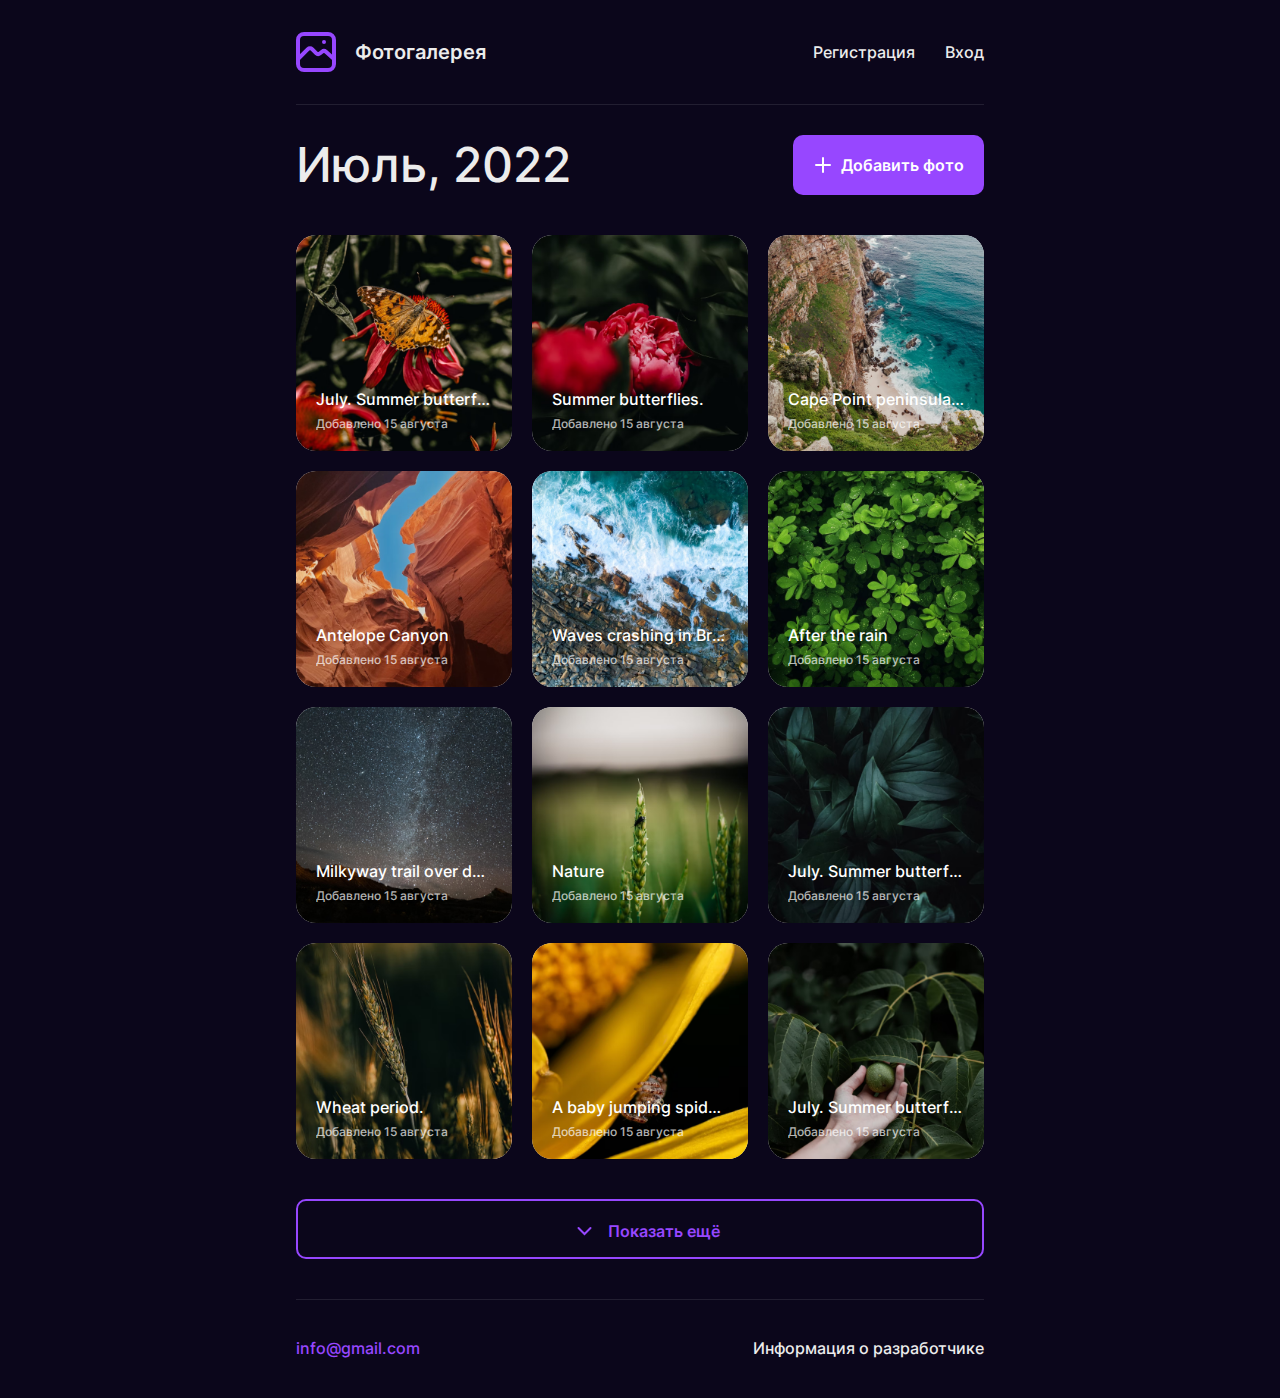
<file: index.html>
<!DOCTYPE html>
<html lang="ru">

<head>
    <meta charset="UTF-8">
    <meta http-equiv="X-UA-Compatible" content="IE=edge">
    <meta name="viewport" content="width=device-width, initial-scale=1.0">
    <title>PhotoGallery</title>
    <link rel="stylesheet" href="../css/reset.css">
    <link rel="stylesheet" href="../css/font.css">
    <link rel="stylesheet" href="../css/main.css">
</head>

<body>
    <header>
        <div class="header">
            <div class="wrapper">
                <div class="header__container">
                    <div class="header__left">
                        <p class="header__logo"></p>
                        <p class="header__photogallery">
                            Фотогалерея
                        </p>
                    </div>
                    <div class="header__right">
                        <button class="header__registration">
                            Регистрация
                        </button>
                        <button class="header__login">
                            Вход
                        </button>
                    </div>
                </div>
            </div>
        </div>
    
        <div class="wrapper">
            <div class="hline"></div>
        </div>
    </header>


    <main>
        <div class="add-panel">
            <div class="wrapper">
                <div class="add-panel__container">
                    <p class="add-panel__date">
                        Июль, 2022
                    </p>
                    <button class="add-panel__button">
                        <div class="add-panel__button-container">
                            <div class="add-panel__button-plus"></div>
                            <p class="add-panel__button-text">
                                Добавить фото
                            </p>
                        </div>
                    </button>
                </div>
            </div>
        </div>
    
    
        <div class="content">
            <div class="wrapper">
                <div class="content__container">
    
                    <button class="content__element">
                        <img class="content__image" src="../img/example_images/image 1.png" alt="Фото не найдено" />
                        <p class="content__image-name">
                            July. Summer butterflies.
                        </p>
                        <div class="content__image-date">
                            <div class="content__image-clock-icon"></div>
                            <p>
                                <span class="added-word">Добавлено</span> 15 августа
                            </p>
                        </div>
                    </button>
    
                    <button class="content__element">
                        <img class="content__image" src="../img/example_images/image 2.png" alt="Фото не найдено" />
                        <p class="content__image-name">
                            Summer butterflies.
                        </p>
                        <div class="content__image-date">
                            <div class="content__image-clock-icon"></div>
                            <p>
                                <span class="added-word">Добавлено</span> 15 августа
                            </p>
                        </div>
                    </button>
    
                    <button class="content__element">
                        <img class="content__image" src="../img/example_images/image 3.png" alt="Фото не найдено" />
                        <p class="content__image-name">
                            Cape Point peninsula South Africa
                        </p>
                        <div class="content__image-date">
                            <div class="content__image-clock-icon"></div>
                            <p>
                                <span class="added-word">Добавлено</span> 15 августа
                            </p>
                        </div>
                    </button>
    
                    <button class="content__element">
                        <img class="content__image" src="../img/example_images/image 4.png" alt="Фото не найдено" />
                        <p class="content__image-name">
                            Antelope Canyon
                        </p>
                        <div class="content__image-date">
                            <div class="content__image-clock-icon"></div>
                            <p>
                                <span class="added-word">Добавлено</span> 15 августа
                            </p>
                        </div>
                    </button>
    
                    <button class="content__element">
                        <img class="content__image" src="../img/example_images/image 5.png" alt="Фото не найдено" />
                        <p class="content__image-name">
                            Waves crashing in Brittany, France
                        </p>
                        <div class="content__image-date">
                            <div class="content__image-clock-icon"></div>
                            <p>
                                <span class="added-word">Добавлено</span> 15 августа
                            </p>
                        </div>
                    </button>
    
                    <button class="content__element">
                        <img class="content__image" src="../img/example_images/image 6.png" alt="Фото не найдено" />
                        <p class="content__image-name">
                            After the rain
                        </p>
                        <div class="content__image-date">
                            <div class="content__image-clock-icon"></div>
                            <p>
                                <span class="added-word">Добавлено</span> 15 августа
                            </p>
                        </div>
                    </button>
    
                    <button class="content__element">
                        <img class="content__image" src="../img/example_images/image 7.png" alt="Фото не найдено" />
                        <p class="content__image-name">
                            Milkyway trail over death valley
                        </p>
                        <div class="content__image-date">
                            <div class="content__image-clock-icon"></div>
                            <p>
                                <span class="added-word">Добавлено</span> 15 августа
                            </p>
                        </div>
                    </button>
    
                    <button class="content__element">
                        <img class="content__image" src="../img/example_images/image 8.png" alt="Фото не найдено" />
                        <p class="content__image-name">
                            Nature
                        </p>
                        <div class="content__image-date">
                            <div class="content__image-clock-icon"></div>
                            <p>
                                <span class="added-word">Добавлено</span> 15 августа
                            </p>
                        </div>
                    </button>
    
                    <button class="content__element">
                        <img class="content__image" src="../img/example_images/image 9.png" alt="Фото не найдено" />
                        <p class="content__image-name">
                            July. Summer butterflies.
                        </p>
                        <div class="content__image-date">
                            <div class="content__image-clock-icon"></div>
                            <p>
                                <span class="added-word">Добавлено</span> 15 августа
                            </p>
                        </div>
                    </button>
    
                    <button class="content__element">
                        <img class="content__image" src="../img/example_images/image 10.png" alt="Фото не найдено" />
                        <p class="content__image-name">
                            Wheat period.
                        </p>
                        <div class="content__image-date">
                            <div class="content__image-clock-icon"></div>
                            <p>
                                <span class="added-word">Добавлено</span> 15 августа
                            </p>
                        </div>
                    </button>
    
                    <button class="content__element">
                        <img class="content__image" src="../img/example_images/image 11.png" alt="Фото не найдено" />
                        <p class="content__image-name">
                            A baby jumping spider on yellow petals
                        </p>
                        <div class="content__image-date">
                            <div class="content__image-clock-icon"></div>
                            <p>
                                <span class="added-word">Добавлено</span> 15 августа
                            </p>
                        </div>
                    </button>
    
                    <button class="content__element">
                        <img class="content__image" src="../img/example_images/image 12.png" alt="Фото не найдено" />
                        <p class="content__image-name">
                            July. Summer butterflies.
                        </p>
                        <div class="content__image-date">
                            <div class="content__image-clock-icon"></div>
                            <p>
                                <span class="added-word">Добавлено</span> 15 августа
                            </p>
                        </div>
                    </button>
    
                </div>
            </div>
        </div>
    
    
        <div class="show-more">
            <div class="wrapper">
                <button class="show-more__button">
                    <div class="show-more__arrow"></div>
                    <p class="show-more__text">
                        Показать ещё
                    </p>
                </button>
            </div>
        </div>
    </main>

    <footer>
        <div class="footer-hline-container">
            <div class="wrapper">
                <div class="hline"></div>
            </div>
        </div>
    
        <div class="footer">
            <div class="wrapper">
                <div class="footer__container">
                    <a class="footer__link" href="#!">info@gmail.com</a>
                    <p class="footer__info" href="#!">Информация о разработчике</p>
                </div>
            </div>
        </div>
    </footer>
</body>
</html>
</file>
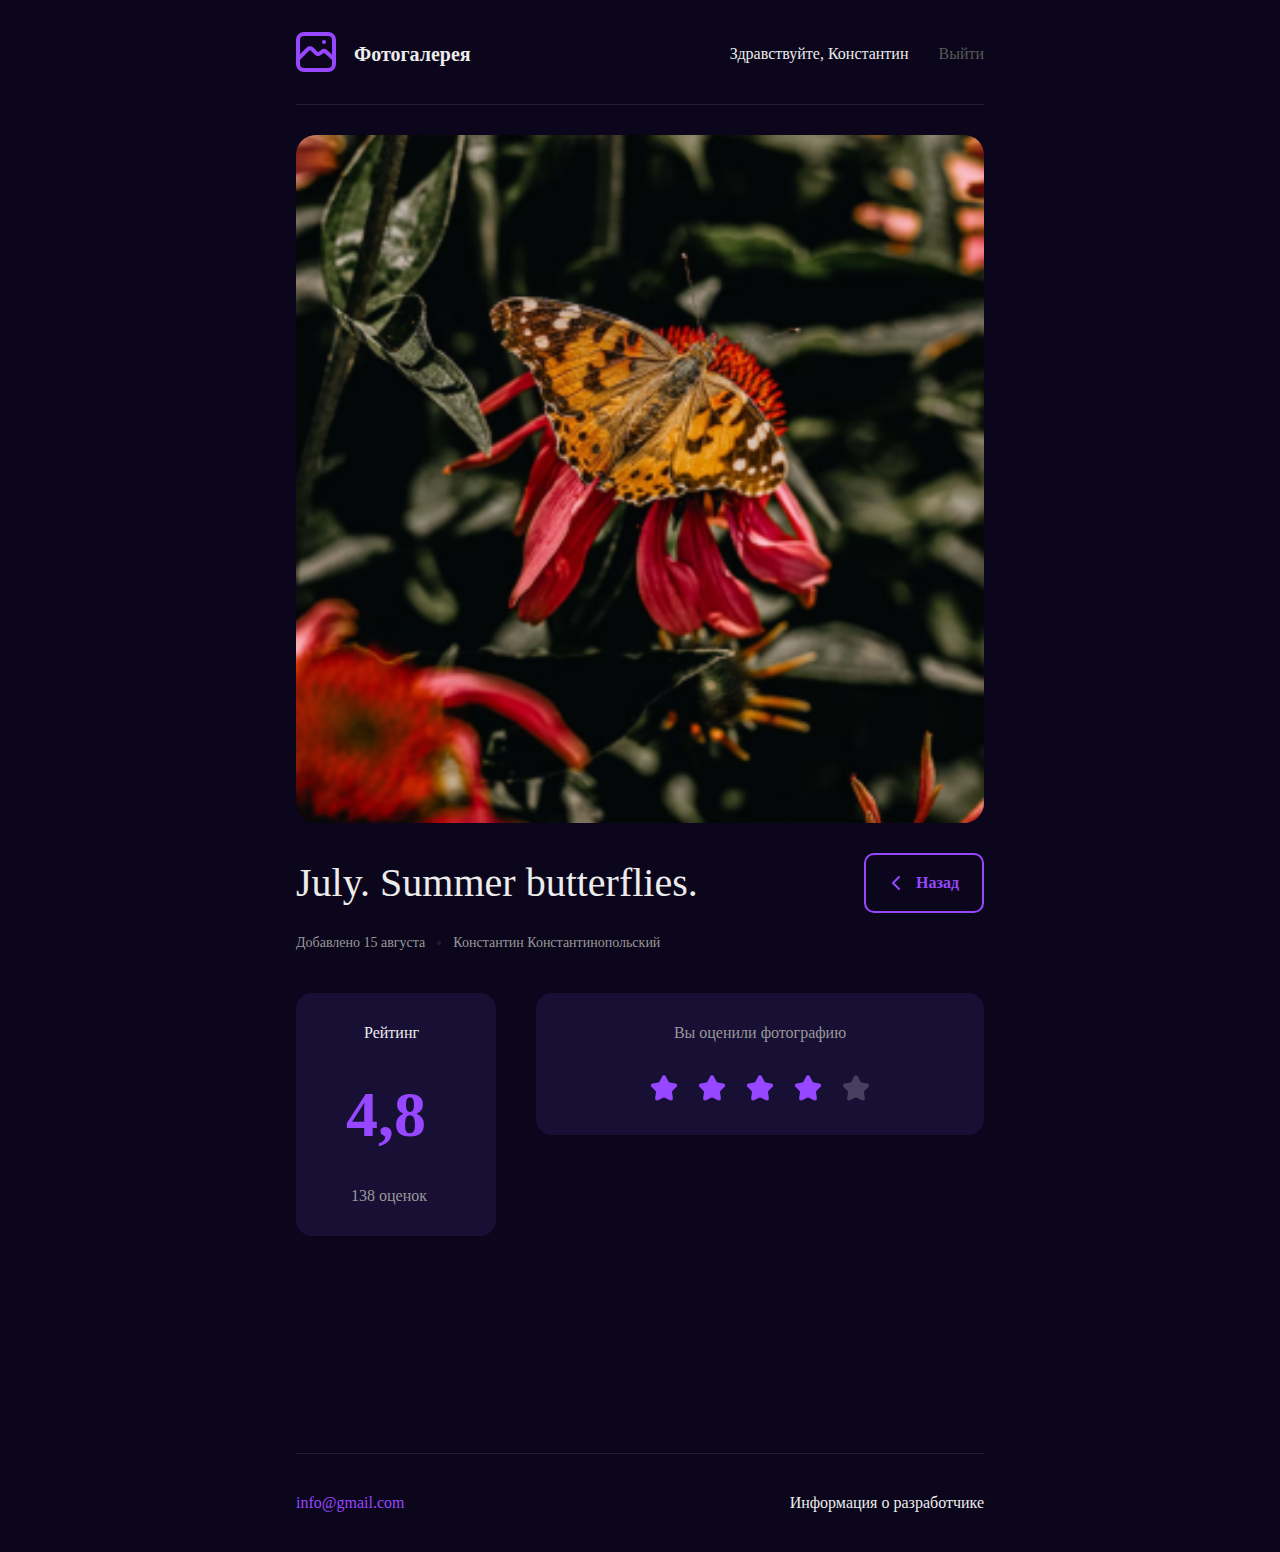
<file: html/card.html>
<!DOCTYPE html>
<html lang="ru">

<head>
    <meta charset="UTF-8">
    <meta http-equiv="X-UA-Compatible" content="IE=edge">
    <meta name="viewport" content="width=device-width, initial-scale=1.0">
    <title>Photogallery</title>
    <link rel="stylesheet" href="../css/card.css">
</head>

<body>
    <header>
        <div class="header">
            <div class="wrapper">
                <div class="header__container">
                    <div class="header__left">
                        <div class="header__logo">
                            <svg width="40" height="40" viewBox="0 0 40 40" fill="none" xmlns="http://www.w3.org/2000/svg">
                                <rect x="2" y="2" width="36" height="36" rx="6" stroke="#9747FF" stroke-width="4" />
                                <path
                                    d="M2 27L11.8787 17.1213C13.0503 15.9497 14.9497 15.9497 16.1213 17.1213L20.0628 21.0628C21.1599 22.1599 22.9127 22.2394 24.1047 21.2461L26.0039 19.6634C27.1496 18.7086 28.8228 18.7405 29.9313 19.7382L38 27"
                                    stroke="#9747FF" stroke-width="4" />
                                <circle cx="28" cy="10" r="2" fill="#9747FF" />
                            </svg>
                        </div>
                        <p class="header__photogallery">
                            Фотогалерея
                        </p>
                    </div>
                    <div class="header__right">
                        <p class="header__username">
                            <span class="hello-word">Здравствуйте, </span>Константин
                        </p>
                        <button class="header__logout">
                            Выйти
                        </button>
                    </div>
                </div>
            </div>
        </div>
        <div class="wrapper">
            <div class="header__hline"></div>
        </div>
    </header>


    <main>
        <div class="main">
            <div class="wrapper">
                <div class="main__container">
                    <div class="main__image-block">
                        <img class="main__image" src="../img/example_images/image 1.png" alt="No image" />
                    </div>
                    <div class="main__info-container">
                        <div class="main__header-panel">
                            <p class="main__header">
                                July. Summer butterflies.
                            </p>
                            <button class="main__back-button">
                                <div class="main__back-button-arrow">
                                    <svg width="20" height="20" viewBox="0 0 20 20" fill="none">
                                        <path d="M13 4L7 10L13 16" stroke="#9747FF" stroke-width="2"
                                            stroke-linecap="round" />
                                    </svg>
                                </div>
                                <p class="main__back-button-text">
                                    Назад
                                </p>
                            </button>
                        </div>
                        <div class="main__info-panel">
                            <p class="main__date">
                                Добавлено 15 августа
                            </p>
                            <svg class="main__dot" width="4" height="4" viewBox="0 0 4 4" fill="none">
                                <circle cx="2" cy="2" r="2" fill="white" fill-opacity="0.1" />
                            </svg>
                            <p class="main__autor">
                                Константин Константинопольский
                            </p>
                        </div>
                        <div class="main__rating-panel">
                            <div class="main__rating-avg">
                                <p class="main__rating-avg__header">
                                    Рейтинг
                                </p>
                                <p class="main__rating-avg__rating">
                                    4,8
                                </p>
                                <p class="main__rating-avg__number-of-submits">
                                    138 оценок
                                </p>
                            </div>
                            
                            <div class="main__submit-panel-unactive">
                                <p class="main__submit-panel-unactive__header">
                                    Оцените фотографию
                                </p>
                                <div class="main__submit-panel-unactive__star-container">
                                    <button class="main__submit-panel-unactive__star star-unactive">
    
                                    </button>
                                    <button class="main__submit-panel-unactive__star star-unactive">
                                        
                                    </button>
                                    <button class="main__submit-panel-unactive__star star-unactive">
                                        
                                    </button>
                                    <button class="main__submit-panel-unactive__star star-unactive">
                                        
                                    </button>
                                    <button class="main__submit-panel-unactive__star star-unactive">
                                        
                                    </button>
                                </div>
                                <button class="main__submit-panel-unactive__button">
                                    <p class="main__submit-panel-unactive__button__text">
                                        Оценить
                                    </p>
                                </button>
                            </div>
    
                            <div class="main__submit-panel-active">
                                <p class="main__submit-panel-active__header">
                                    Оцените фотографию
                                </p>
                                <div class="main__submit-panel-active__star-container">
                                    <button class="main__submit-panel-active__star star-active">
    
                                    </button>
                                    <button class="main__submit-panel-active__star star-active">
                                        
                                    </button>
                                    <button class="main__submit-panel-active__star star-active">
                                        
                                    </button>
                                    <button class="main__submit-panel-active__star star-active">
                                        
                                    </button>
                                    <button class="main__submit-panel-active__star star-unactive">
                                        
                                    </button>
                                </div>
                                <button class="main__submit-panel-active__button">
                                    <p class="main__submit-panel-active__button__text">
                                        Оценить
                                    </p>
                                </button>
                            </div>
    
                            <div class="main__submit-panel-load">
                                <p class="main__submit-panel-load__header">
                                    Оцените фотографию
                                </p>
                                <div class="main__submit-panel-load__star-container">
                                    <button class="main__submit-panel-load__star star-active">
    
                                    </button>
                                    <button class="main__submit-panel-load__star star-active">
                                        
                                    </button>
                                    <button class="main__submit-panel-load__star star-active">
                                        
                                    </button>
                                    <button class="main__submit-panel-load__star star-active">
                                        
                                    </button>
                                    <button class="main__submit-panel-load__star star-unactive">
                                        
                                    </button>
                                </div>
                                <button class="main__submit-panel-load__button">
                                    <div class="main__submit-panel-load__button__load-icon"></div>
                                    <p class="main__submit-panel-load__button__text">
                                        Оценить
                                    </p>
                                </button>
                            </div>
    
                            <div class="main__submit-panel-done">
                                <p class="main__submit-panel-done__header">
                                    Вы оценили фотографию
                                </p>
                                <div class="main__submit-panel-done__star-container">
                                    <button class="main__submit-panel-done__star star-active">
    
                                    </button>
                                    <button class="main__submit-panel-done__star star-active">
                                        
                                    </button>
                                    <button class="main__submit-panel-done__star star-active">
                                        
                                    </button>
                                    <button class="main__submit-panel-done__star star-active">
                                        
                                    </button>
                                    <button class="main__submit-panel-done__star star-unactive">
                                        
                                    </button>
                                </div>
                            </div>
                        </div>
                    </div>
                </div>
            </div>
        </div>
    </main>

    <footer>
        <div class="wrapper">
            <div class="footer__hline"></div>
        </div>
    
        <div class="footer">
            <div class="wrapper">
                <div class="footer__container">
                    <a href="#!" class="footer__link">
                        info@gmail.com
                    </a>
                    <p class="footer__info">
                        Информация о разработчике 
                    </p>
                </div>
            </div>
        </div>
    </footer>
</body>

</html>
</file>
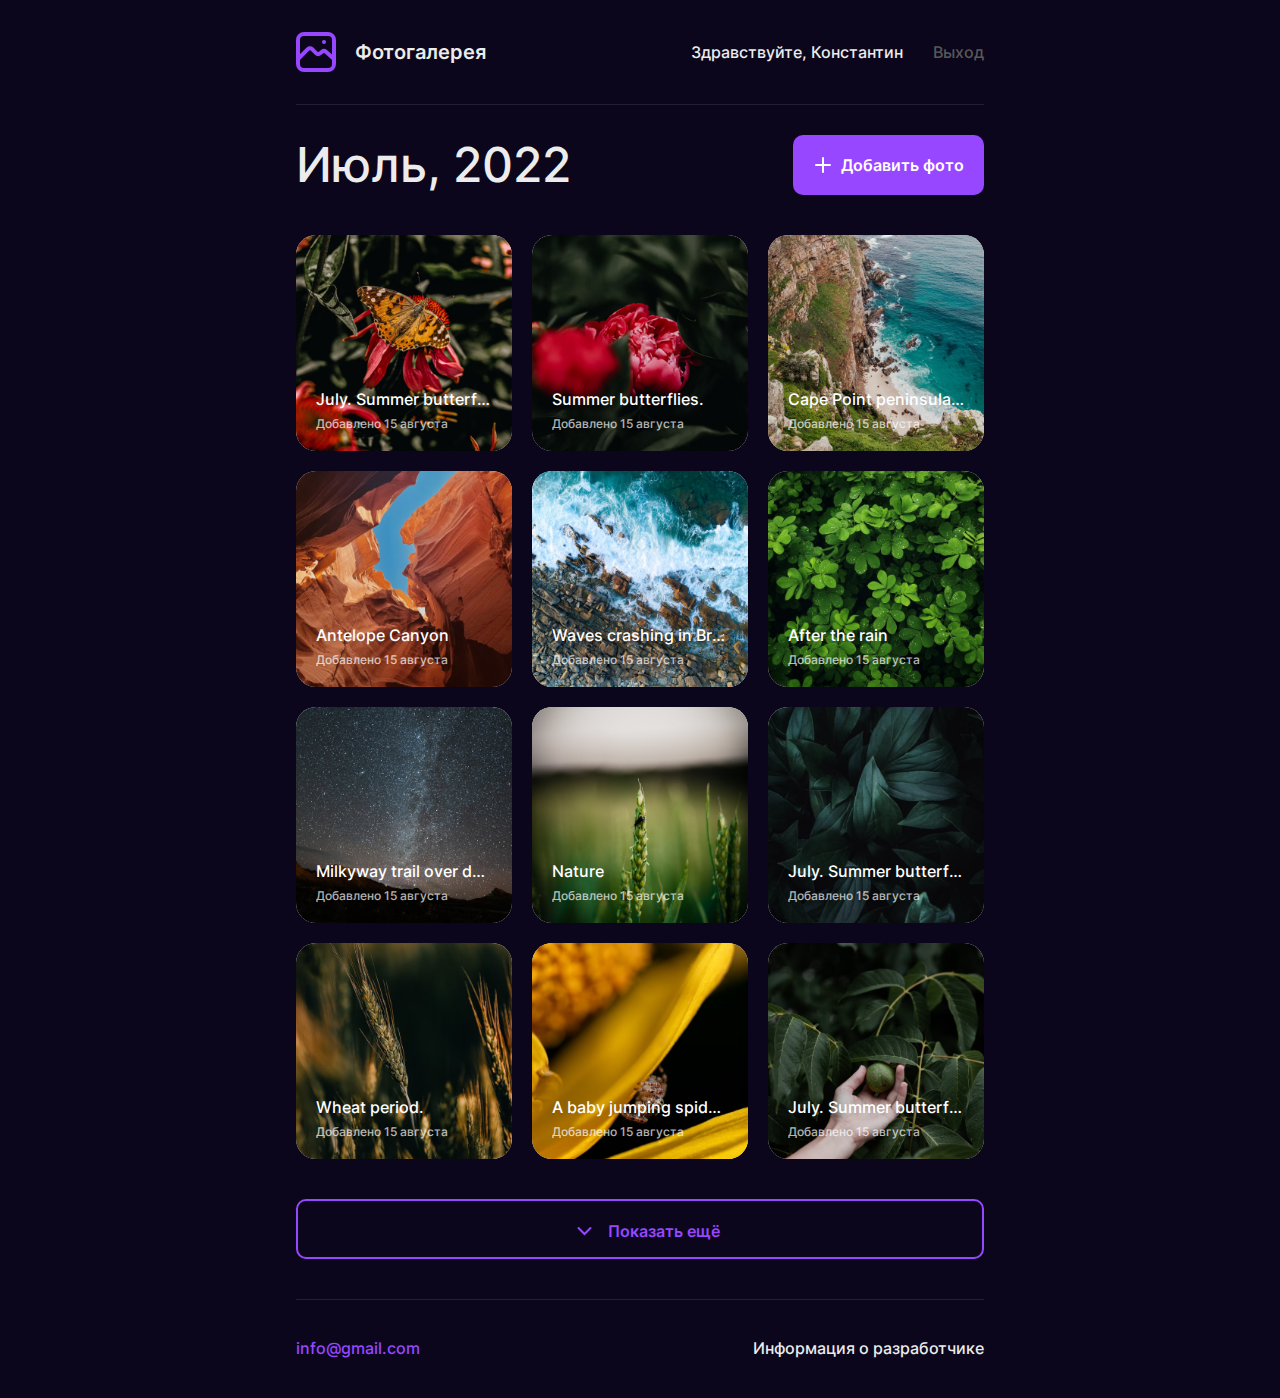
<file: html/main_login.html>
<!DOCTYPE html>
<html lang="ru">

<head>
    <meta charset="UTF-8">
    <meta http-equiv="X-UA-Compatible" content="IE=edge">
    <meta name="viewport" content="width=device-width, initial-scale=1.0">
    <title>PhotoGallery</title>
    <link rel="stylesheet" href="../css/reset.css">
    <link rel="stylesheet" href="../css/font.css">
    <link rel="stylesheet" href="../css/main.css">
</head>

<body>
    <header>
        <div class="header">
            <div class="wrapper">
                <div class="header__container">
                    <div class="header__left">
                        <p class="header__logo"></p>
                        <p class="header__photogallery">
                            Фотогалерея
                        </p>
                    </div>
                    <div class="header__right">
                        <p class="header__username">
                            <span class="hello-word">Здравствуйте, </span>Константин
                        </p>
                        <button class="header__logout">
                            Выход
                        </button>
                    </div>
                </div>
            </div>
        </div>
    
        <div class="wrapper">
            <div class="hline"></div>
        </div>
    </header>


    <main>
        <div class="add-panel">
            <div class="wrapper">
                <div class="add-panel__container">
                    <p class="add-panel__date">
                        Июль, 2022
                    </p>
                    <button class="add-panel__button">
                        <div class="add-panel__button-container">
                            <div class="add-panel__button-plus"></div>
                            <p class="add-panel__button-text">
                                Добавить фото
                            </p>
                        </div>
                    </button>
                </div>
            </div>
        </div>
    
    
        <div class="content">
            <div class="wrapper">
                <div class="content__container">
    
                    <button class="content__element">
                        <img class="content__image" src="../img/example_images/image 1.png" alt="Фото не найдено" />
                        <p class="content__image-name">
                            July. Summer butterflies.
                        </p>
                        <p class="content__image-date">
                            Добавлено 15 августа
                        </p>
                    </button>
    
                    <button class="content__element">
                        <img class="content__image" src="../img/example_images/image 2.png" alt="Фото не найдено" />
                        <p class="content__image-name">
                            Summer butterflies.
                        </p>
                        <p class="content__image-date">
                            Добавлено 15 августа
                        </p>
                    </button>
    
                    <button class="content__element">
                        <img class="content__image" src="../img/example_images/image 3.png" alt="Фото не найдено" />
                        <p class="content__image-name">
                            Cape Point peninsula South Africa
                        </p>
                        <p class="content__image-date">
                            Добавлено 15 августа
                        </p>
                    </button>
    
                    <button class="content__element">
                        <img class="content__image" src="../img/example_images/image 4.png" alt="Фото не найдено" />
                        <p class="content__image-name">
                            Antelope Canyon
                        </p>
                        <p class="content__image-date">
                            Добавлено 15 августа
                        </p>
                    </button>
    
                    <button class="content__element">
                        <img class="content__image" src="../img/example_images/image 5.png" alt="Фото не найдено" />
                        <p class="content__image-name">
                            Waves crashing in Brittany, France
                        </p>
                        <p class="content__image-date">
                            Добавлено 15 августа
                        </p>
                    </button>
    
                    <button class="content__element">
                        <img class="content__image" src="../img/example_images/image 6.png" alt="Фото не найдено" />
                        <p class="content__image-name">
                            After the rain
                        </p>
                        <p class="content__image-date">
                            Добавлено 15 августа
                        </p>
                    </button>
    
                    <button class="content__element">
                        <img class="content__image" src="../img/example_images/image 7.png" alt="Фото не найдено" />
                        <p class="content__image-name">
                            Milkyway trail over death valley
                        </p>
                        <p class="content__image-date">
                            Добавлено 15 августа
                        </p>
                    </button>
    
                    <button class="content__element">
                        <img class="content__image" src="../img/example_images/image 8.png" alt="Фото не найдено" />
                        <p class="content__image-name">
                            Nature
                        </p>
                        <p class="content__image-date">
                            Добавлено 15 августа
                        </p>
                    </button>
    
                    <button class="content__element">
                        <img class="content__image" src="../img/example_images/image 9.png" alt="Фото не найдено" />
                        <p class="content__image-name">
                            July. Summer butterflies.
                        </p>
                        <p class="content__image-date">
                            Добавлено 15 августа
                        </p>
                    </button>
    
                    <button class="content__element">
                        <img class="content__image" src="../img/example_images/image 10.png" alt="Фото не найдено" />
                        <p class="content__image-name">
                            Wheat period.
                        </p>
                        <p class="content__image-date">
                            Добавлено 15 августа
                        </p>
                    </button>
    
                    <button class="content__element">
                        <img class="content__image" src="../img/example_images/image 11.png" alt="Фото не найдено" />
                        <p class="content__image-name">
                            A baby jumping spider on yellow petals
                        </p>
                        <p class="content__image-date">
                            Добавлено 15 августа
                        </p>
                    </button>
    
                    <button class="content__element">
                        <img class="content__image" src="../img/example_images/image 12.png" alt="Фото не найдено" />
                        <p class="content__image-name">
                            July. Summer butterflies.
                        </p>
                        <p class="content__image-date">
                            Добавлено 15 августа
                        </p>
                    </button>
    
                </div>
            </div>
        </div>
    
    
        <div class="show-more">
            <div class="wrapper">
                <button class="show-more__button">
                    <div class="show-more__arrow"></div>
                    <p class="show-more__text">
                        Показать ещё
                    </p>
                </button>
            </div>
        </div>
    </main>

    <footer>
        <div class="footer-hline-container">
            <div class="wrapper">
                <div class="hline"></div>
            </div>
        </div>
    
        <div class="footer">
            <div class="wrapper">
                <div class="footer__container">
                    <a class="footer__link" href="#!">info@gmail.com</a>
                    <p class="footer__info" href="#!">Информация о разработчике</p>
                </div>
            </div>
        </div>
    </footer>
</body>
</html>
</file>
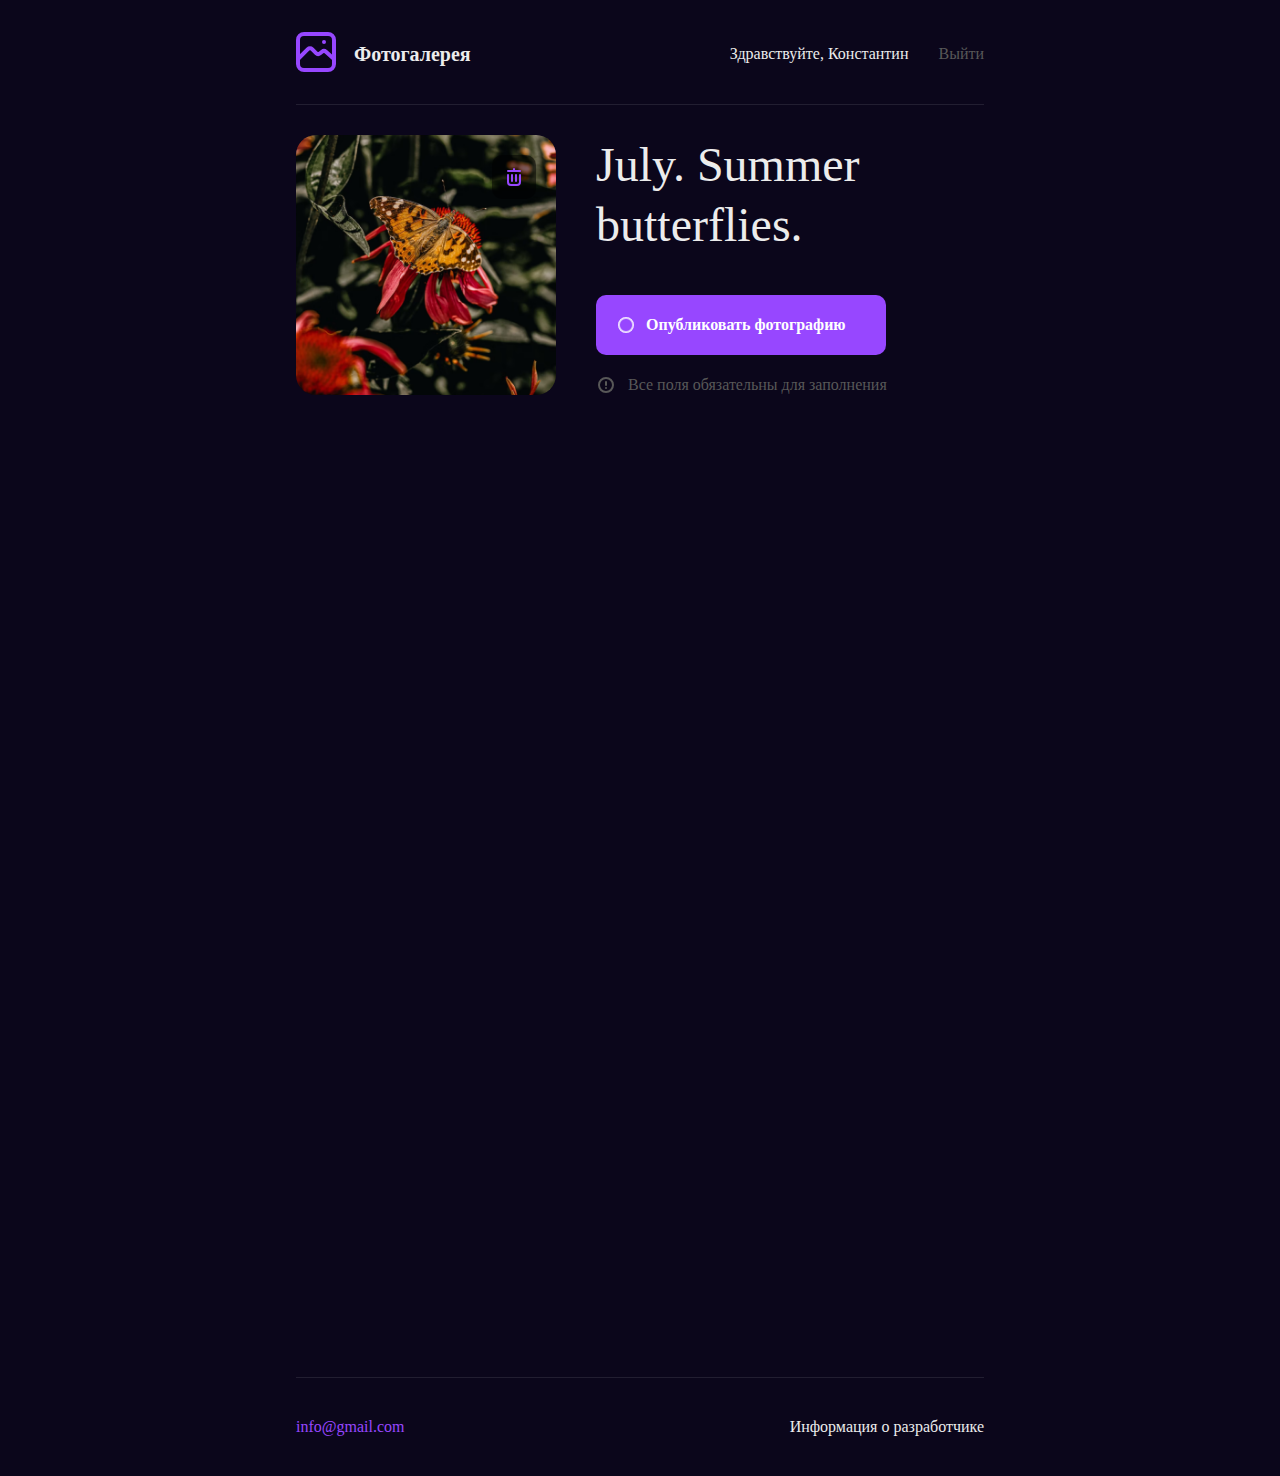
<file: html/new_card.html>
<!DOCTYPE html>
<html lang="en">

<head>
    <meta charset="UTF-8">
    <meta http-equiv="X-UA-Compatible" content="IE=edge">
    <meta name="viewport" content="width=device-width, initial-scale=1.0">
    <title>Photogallery</title>
    <link rel="stylesheet" href="../css/new_card.css">
</head>

<body>
    <header>
        <div class="header">
            <div class="wrapper">
                <div class="header__container">
                    <div class="header__left">
                        <div class="header__logo">
                            <svg width="40" height="40" viewBox="0 0 40 40" fill="none" xmlns="http://www.w3.org/2000/svg">
                                <rect x="2" y="2" width="36" height="36" rx="6" stroke="#9747FF" stroke-width="4" />
                                <path
                                    d="M2 27L11.8787 17.1213C13.0503 15.9497 14.9497 15.9497 16.1213 17.1213L20.0628 21.0628C21.1599 22.1599 22.9127 22.2394 24.1047 21.2461L26.0039 19.6634C27.1496 18.7086 28.8228 18.7405 29.9313 19.7382L38 27"
                                    stroke="#9747FF" stroke-width="4" />
                                <circle cx="28" cy="10" r="2" fill="#9747FF" />
                            </svg>
                        </div>
                        <p class="header__photogallery">
                            Фотогалерея
                        </p>
                    </div>
                    <div class="header__right">
                        <p class="header__username">
                            <span class="hello-word">Здравствуйте, </span>Константин
                        </p>
                        <button class="header__logout">
                            Выйти
                        </button>
                    </div>
                </div>
            </div>
        </div>
        <div class="wrapper">
            <div class="header__hline"></div>
        </div>
    </header>



    <main>
        <div class="wrapper">
            <div class="main-unactive__container">
                <button class="main-unactive__photo">
                    <div class="main-unactive__photo__plus"></div>
                    <p class="main-unactive__photo__header">
                        Загрузите фотографию
                    </p>
                    <p class="main-unactive__photo__info">
                        (допустимый формат - jpg, максимальный размер - 3 Мб)
                    </p>
                </button>

                <div class="main-unactive__info-container">
                    <p class="main-unactive__info-container__header">
                        Описание
                    </p>
                    <div class="main-unactive__submit-panel">
                        <button class="main-unactive__submit-button">
                            Опубликовать фотографию
                        </button>
                        <div class="main-unactive__requirements-panel">
                            <div class="main-unactive__requirements-panel__logo"></div>
                            <p class="main-unactive__requirements-panel__text">
                                Все поля обязательны для заполнения
                            </p>
                        </div>
                    </div>
                </div>
            </div>

            <div class="main-active__container">
                <div class="main-active__photo-container">
                    <img class="main-active__photo-image" src="../img/example_images/image 1.png" alt="No image">
                    <button class="main-active__delete-button">
                        <div class="main-active__delete-button-icon"></div>
                    </button>
                </div>

                <div class="main-active__info-container">
                    <p class="main-active__info-container__header">
                        July. Summer butterflies.
                    </p>
                    <div class="main-active__submit-panel">
                        <button class="main-active__submit-button">
                            Опубликовать фотографию
                        </button>
                        <div class="main-active__requirements-panel">
                            <div class="main-active__requirements-panel__logo"></div>
                            <p class="main-active__requirements-panel__text">
                                Все поля обязательны для заполнения
                            </p>
                        </div>
                    </div>
                </div>
            </div>

            <div class="main-active__container-load">
                <div class="main-active__photo-container">
                    <img class="main-active__photo-image" src="../img/example_images/image 1.png" alt="No image">
                    <button class="main-active__delete-button">
                        <div class="main-active__delete-button-icon"></div>
                    </button>
                </div>

                <div class="main-active__info-container">
                    <p class="main-active__info-container__header">
                        July. Summer butterflies.
                    </p>
                    <div class="main-active__submit-panel">
                        <button class="main-active__submit-button-load">
                            <div class="main-active__submit-button-load__icon"></div>
                            <p class="main-active__submit-button__text">
                                Опубликовать фотографию
                            </p>
                        </button>
                        <div class="main-active__requirements-panel">
                            <div class="main-active__requirements-panel__logo"></div>
                            <p class="main-active__requirements-panel__text">
                                Все поля обязательны для заполнения
                            </p>
                        </div>
                    </div>
                </div>
            </div>
        </div>
    </main>


    <footer>
        <div class="wrapper">
            <div class="footer__hline"></div>
        </div>
    
        <div class="footer">
            <div class="wrapper">
                <div class="footer__container">
                    <a href="#!" class="footer__link">
                        info@gmail.com
                    </a>
                    <p class="footer__info">
                        Информация о разработчике 
                    </p>
                </div>
            </div>
        </div>
    </footer>
</body>

</html>
</file>
<file: css/font.css>
/* inter-500 - latin_cyrillic */
@font-face {
    font-family: 'Inter';
    font-style: normal;
    font-weight: 500;
    src: url('../fonts/inter-v12-latin_cyrillic-500.eot'); /* IE9 Compat Modes */
    src: local(''),
         url('../fonts/inter-v12-latin_cyrillic-500.eot?#iefix') format('embedded-opentype'), /* IE6-IE8 */
         url('../fonts/inter-v12-latin_cyrillic-500.woff2') format('woff2'), /* Super Modern Browsers */
         url('../fonts/inter-v12-latin_cyrillic-500.woff') format('woff'), /* Modern Browsers */
         url('../fonts/inter-v12-latin_cyrillic-500.ttf') format('truetype'), /* Safari, Android, iOS */
         url('../fonts/inter-v12-latin_cyrillic-500.svg#Inter') format('svg'); /* Legacy iOS */
  }
  /* inter-600 - latin_cyrillic */
  @font-face {
    font-family: 'Inter';
    font-style: normal;
    font-weight: 600;
    src: url('../fonts/inter-v12-latin_cyrillic-600.eot'); /* IE9 Compat Modes */
    src: local(''),
         url('../fonts/inter-v12-latin_cyrillic-600.eot?#iefix') format('embedded-opentype'), /* IE6-IE8 */
         url('../fonts/inter-v12-latin_cyrillic-600.woff2') format('woff2'), /* Super Modern Browsers */
         url('../fonts/inter-v12-latin_cyrillic-600.woff') format('woff'), /* Modern Browsers */
         url('../fonts/inter-v12-latin_cyrillic-600.ttf') format('truetype'), /* Safari, Android, iOS */
         url('../fonts/inter-v12-latin_cyrillic-600.svg#Inter') format('svg'); /* Legacy iOS */
  }
</file>
<file: css/main.css>
* {
    box-sizing: border-box;
}

html {
    background-color: #0B061B;
}

img {
    font-family: 'Inter';
    font-style: normal;
    font-weight: 500;
    font-size: 20px;
    line-height: 24px;
    color: white;
}

:focus{
    outline: dashed 2px white;
}

.wrapper {
    width: 100%;
    max-width: 1200px;
    height: 100%;
    margin: 0 auto;
}

/*header style*/

.header {
    margin-bottom: 32px;
}

.header__container {
    width: 100%;
    height: 40px;
    margin-top: 32px;
    display: flex;
    justify-content: space-between;
}

.header__left {
    width: 190px;
    height: 40px;
    display: flex;
    justify-content: space-between;
}

.header__logo {
    width: 40px;
    height: 40px;
    margin-right: 18px;
    background: url(../img/logo.svg);
    background-repeat: no-repeat;
    background-position: 0px 0px;
}

.header__photogallery {
    height: 100%;
    padding-top: 8px;
    font-family: 'Inter';
    font-style: normal;
    font-weight: 600;
    font-size: 20px;
    line-height: 24px;
    color: #ECECEC;
}

.header__right {
    display: flex;
    justify-content: flex-end;
    margin: 9px 0px;
}

.header__registration {
    margin: 0px;
    border: none;
    padding: 0px;
    margin-right: 30px;
    font-family: 'Inter';
    font-style: normal;
    font-weight: 500;
    font-size: 16px;
    line-height: 19px;
    text-align: right;
    color: #ECECEC;
    background: transparent;
}

.header__login {
    margin: 0px;
    border: none;
    padding: 0px;
    font-family: 'Inter';
    font-style: normal;
    font-weight: 500;
    font-size: 16px;
    line-height: 19px;
    text-align: right;
    color: #ECECEC;
    background: transparent;
}

.header__username {
    margin: auto 0px;
    border: none;
    padding: 0px;
    margin-right: 30px;
    font-family: 'Inter';
    font-style: normal;
    font-weight: 500;
    font-size: 16px;
    line-height: 19px;
    text-align: right;
    color: #ECECEC;
    background: transparent;
}

.header__logout {
    margin: 0px;
    border: none;
    padding: 0px;
    font-family: 'Inter';
    font-style: normal;
    font-weight: 500;
    font-size: 16px;
    line-height: 19px;
    text-align: right;
    color: #585858;
    background: transparent;
}

/*hline style*/

.hline {
    width: 100%;
    height: 1px;
    background: url(../img/hline.png);
    background-repeat: no-repeat;
    background-size: cover;
    margin-bottom: 30px;
}

/*add-panel style*/

.add-panel {
    width: 100%;
    height: 60px;
    margin-bottom: 40px;
}

.add-panel__container {
    height: 100%;
    width: 100%;
    display: flex;
    justify-content: space-between;
}

.add-panel__date {
    font-family: 'Inter';
    font-style: normal;
    font-weight: 500;
    font-size: 48px;
    line-height: 60px;
    color: #ECECEC;
}

.add-panel__button {
    display: block;
    height: 100%;
    margin: 0px;
    padding: 0px;
    border: 0px;
    width: 191px;
    background: #9747FF;
    border-radius: 10px;
}

.add-panel__button-container {
    margin: 20px;
    height: 20px;
    display: flex;
    justify-content: space-between;
}

.add-panel__button-plus {
    height: 100%;
    width: 20px;
    background: url(../img/plus.svg);
    background-repeat: no-repeat;
    background-size: cover;
}

.add-panel__button-text {
    font-family: 'Inter';
    font-style: normal;
    font-weight: 600;
    font-size: 16px;
    line-height: 20px;
    color: white;
}

/*content style*/

.content {
    margin-bottom: 40px;
    min-height: 895px;
}

.content__container {
    height: auto;
    width: 100%;
    display: grid;
    grid-template-columns: repeat(4, 1fr);
    row-gap: 20px;
    column-gap: 20px;
}

.content__element {
    margin: 0px;
    border: 0px;
    padding: 0px;
    position: relative;
    border-radius: 20px;
    width: 285px;
    height: 285px;
    overflow: hidden;
    text-align: left;
}

.content__image {
    width: 100%;
    height: 100%;
    display: block;
}

.content__image-name {
    position: absolute;
    top: 220px;
    left: 20px;
    width: 245px;
    height: 26px;
    font-family: 'Inter';
    font-style: normal;
    font-weight: 500;
    font-size: 16px;
    line-height: 26px;
    overflow: hidden;
    white-space: nowrap;
    text-overflow: ellipsis;
    color: white;
}

.content__image-clock-icon{
    width: 12px;
    height: 12px;
    margin: auto 0px;
    margin-right: 6px;
    background: url(../img/clock.svg);
    display: none;
}

.content__image-date {
    display: block;
    position: absolute;
    top: 250px;
    left: 20px;
    width: 184px;
    height: 15px;
    font-family: 'Inter';
    font-style: normal;
    font-weight: 400;
    font-size: 12px;
    line-height: 15px;
    color: white;
    opacity: 0.7;
}

/*show more button style*/

.show-more {
    width: 100%;
    height: 60px;
    margin-bottom: 40px;
}

.show-more__button {
    margin: 0px;
    border: 0px;
    padding: 0px;

    height: 100%;
    width: 100%;
    border-width: 2px;
    border-style: solid;
    border-radius: 10px;
    border-color: #9747FF;
    background: transparent;

    display: flex;
    justify-content: flex-start;
}

.show-more__arrow {
    width: 20px;
    height: 20px;
    margin-left: 532px;
    margin-top: 20px;
    background: url(../img/arrow_down.svg);
}

.show-more__text {
    height: 20px;
    margin-left: 14px;
    margin-top: 20px;
    font-family: 'Inter';
    font-style: normal;
    font-weight: 600;
    font-size: 16px;
    line-height: 20px;
    text-align: left;
    color: #9747FF;
}

/*footer hline*/

.footer-hline-container {
    width: 100%;
    margin-bottom: 39px;
}

/*footer style*/

.footer {
    width: 100%;
    height: 19px;
    margin-bottom: 40px;
}

.footer__container {
    height: 19px;
    display: flex;
    justify-content: space-between;
}

.footer__link {
    height: 19px;
    text-decoration: none;
    font-family: 'Inter';
    font-style: normal;
    font-weight: 400;
    font-size: 16px;
    line-height: 19px;
    color: #9747FF;
}

.footer__info {
    height: 19px;
    text-decoration: none;
    font-family: 'Inter';
    font-style: normal;
    font-weight: 400;
    font-size: 16px;
    line-height: 19px;
    color: #ECECEC;
}




/*media*/

@media screen and (max-width: 1280px) {
    .wrapper {
        max-width: 688px;
    }

    .content__container {
        grid-template-columns: repeat(3, 1fr);
    }

    .content__element {
        width: 216px;
        height: 216px;
    }

    .content__image-name{
        width: 176px;
    }

    .show-more__arrow {
        margin-left: 276px;
    }

    .content__image-name {
        left: 20px;
        top: 151px;
    }

    .content__image-date {
        left: 20px;
        top: 181px;
    }
}


@media screen and (max-width: 768px) {
    .wrapper {
        max-width: 280px;
        margin: 0px auto;
    }

    .header {
        margin-bottom: 20px;
    }

    .header__container {
        margin-top: 20px;
    }

    .header__photogallery {
        display: none;
    }

    .hello-word{
        display: none;
    }

    .add-panel__date {
        font-size: 36px;
        line-height: 44px;
    }

    .add-panel__button {
        width: 44px;
        height: 44px;
        padding: 0px;
    }

    .add-panel__button-container {
        width: 20px;
        height: 20px;
        margin: 12px;
    }

    .add-panel__button-plus {
        width: 20px;
        height: 20px;
        margin: 0px;
    }

    .add-panel__button-text {
        display: none;
    }

    .content{
        margin-bottom: 30px;
        min-height: 438px;
    }

    .content__container {
        grid-template-columns: repeat(2, 1fr);
        row-gap: 12px;
        column-gap: 12px;
    }

    .content__element {
        width: 134px;
        height: 134px;
    }

    .content__image-name {
        left: 10px;
        top: 82px;
        width: 102px;
        height: 20px;
        font-size: 14px;
        line-height: 20px;
    }

    .content__image-date{
        left: 10px;
        top: 108px;
        display: flex;
        justify-content: flex-start;
    }

    .content__image-clock-icon{
        display: block;
    }

    .added-word{
        display: none;
    }

    .show-more{
        height: 44px;
        margin-bottom: 30px;
    }

    .show-more__button{
        height: 44px;
    }

    .show-more__arrow{
        margin: auto 0px;
        margin-left: 80px;
        margin-right: 14px;
    }

    .show-more__text{
        margin: auto 0px;
        font-size: 14px;
    }

    .footer-hline-container{
        margin-bottom: 20px;
    }

    .hline{
        margin-bottom: 20px;
    }

    .footer{
        height: auto;
        margin-bottom: 20px;
    }

    .footer__container{
        width: 100%;
        height: auto;
        display: flex;
        flex-direction: column;
        justify-content: flex-start;
    }

    .footer__link{
        margin: 20px auto;
        margin-top: 0px;
    }

    .footer__info{
        margin: 0px auto;
    }
}
</file>
<file: css/card.css>
* {
    font-family: 'Inter';
    font-style: normal;
    margin: 0px;
    border: none;
    padding: 0px;
    text-align: left;
}


html {
    background: #0B061B;
}

button {
    cursor: pointer;
    background: transparent;
}

a {
    cursor: pointer;
}

:focus{
    outline: dashed 2px white;
}

.wrapper {
    width: 100%;
    height: 100%;
    max-width: 1200px;
    margin: 0px auto;
}

/*header style*/

.header {
    width: 100%;
    height: 40px;
    margin-top: 32px;
    margin-bottom: 32px;
}

.header__container {
    height: 100%;
    display: flex;
    justify-content: space-between;
}

.header__left {
    display: flex;
    justify-content: flex-start;
}

.header__logo {
    margin-right: 18px;
}

.header__photogallery {
    margin-top: 10px;
    height: 24px;
    font-weight: 600;
    font-size: 20px;
    line-height: 24px;
    color: #ececec;
}

.header__right {
    display: flex;
    justify-content: flex-end;
}

.header__username {
    height: 19px;
    margin-top: 12px;
    margin-right: 30px;
    font-weight: 500;
    font-size: 16px;
    line-height: 19px;
    color: #ececec;
}

.header__logout {
    height: 19px;
    margin-top: 12px;
    background: transparent;
    font-weight: 500;
    font-size: 16px;
    line-height: 19px;
    color: #585858;
}

.header__hline {
    height: 1px;
    width: 100%;
    margin-bottom: 30px;
    background: url(../img/hline.png);
}

/*main style*/

.main {
    height: 1135px;
    width: 100%;
}

.main__container {
    width: 100%;
    height: 600px;
    margin-right: 40px;
    display: flex;
    justify-content: flex-start;
}

.main__image-block {
    width: 600px;
    height: 600px;
    margin-right: 40px;
    border-radius: 20px;
    overflow: hidden;
}

.main__image {
    display: block;
    width: 100%;
    height: 100%;
}

.main__info-container {
    width: 560px;
    height: 600px;
}

.main__header-panel {
    width: 100%;
    height: 120px;
    display: flex;
    justify-content: flex-start;
    margin-bottom: 20px;
}

.main__header {
    width: 400px;
    height: 120px;
    margin-right: 40px;
    font-weight: 500;
    font-size: 48px;
    line-height: 60px;
    color: #ececec;
    overflow: hidden;
    text-overflow: ellipsis;
}

.main__back-button {
    padding: 0px;
    border: none;
    margin: 0px;
    height: 60px;
    width: 120px;
    border: 2px solid #9747FF;
    border-radius: 10px;
    box-sizing: border-box;
    background: transparent;
    display: flex;
    justify-content: flex-start;
}

.main__back-button-arrow {
    width: 20px;
    height: 20px;
    margin: auto 20px;
    margin-right: 10px;
    overflow: hidden;
}

.main__back-button-text {
    height: 20px;
    margin: auto 0px;
    font-weight: 600;
    font-size: 16px;
    line-height: 20px;
    color: #9747FF;
}

.main__info-panel {
    width: 100%;
    margin-bottom: 40px;
    height: 20px;
    display: flex;
    flex-direction: row;
    justify-content: flex-start;
}

.main__date {
    height: 100%;
    margin-right: 12px;
    font-weight: 400;
    font-size: 14px;
    line-height: 20px;
    color: #989898;
}

.main__dot {
    margin: auto 0px;
    margin-right: 12px;
}

.main__autor {
    height: 100%;
    font-weight: 400;
    font-size: 14px;
    line-height: 20px;
    color: #989898;
}

.main__rating-panel {
    height: 243px;
    width: 100%;
    display: flex;
    justify-content: flex-start;
}

.main__rating-avg {
    width: 200px;
    height: 100%;
    margin-right: 40px;
    background: #180F35;
    border-radius: 16px;
}

.main__rating-avg__header {
    height: 20px;
    margin-left: 68px;
    margin-top: 30px;
    margin-bottom: 33px;
    font-weight: 400;
    font-size: 16px;
    line-height: 20px;
    color: #ececec;
}

.main__rating-avg__rating {
    height: 77px;
    margin-left: 50px;
    margin-bottom: 33px;
    font-weight: 600;
    font-size: 64px;
    line-height: 77px;
    color: #9747FF;
}

.main__rating-avg__number-of-submits {
    height: 20px;
    margin-left: 55px;
    font-weight: 400;
    font-size: 16px;
    line-height: 20px;
    color: #989898;
}


.main__submit-panel-unactive {
    width: 320px;
    height: 243px;
    background: #180F35;
    display: flex;
    flex-direction: column;
    justify-content: flex-start;
    border-radius: 16px;
    display: none;
}

.main__submit-panel-unactive__header {
    width: 100%;
    height: 20px;
    margin: 30px auto;
    font-weight: 400;
    font-size: 16px;
    line-height: 20px;
    color: #ececec;
    text-align: center;
}

.main__submit-panel-unactive__star-container {
    width: 224px;
    height: 32px;
    margin: 0px auto;
    margin-bottom: 30px;
    display: flex;
    justify-content: flex-start;
}

.main__submit-panel-unactive__star {
    width: 32px;
    height: 32px;
    margin-right: 16px;
}

.main__submit-panel-unactive__star:last-child {
    margin-right: 0px;
}

.main__submit-panel-unactive__button {
    cursor: default;
    width: 109px;
    height: 60px;
    margin: 0px auto;
    border-radius: 10px;
    background: #9747FF;
    opacity: 0.3;
}

.main__submit-panel-unactive__button__text {
    width: 100%;
    height: 20px;
    margin: auto;
    text-align: center;
    font-weight: 600;
    font-size: 16px;
    line-height: 20px;
    color: white;
}


.main__submit-panel-active {
    width: 320px;
    height: 243px;
    background: #180F35;
    display: flex;
    flex-direction: column;
    justify-content: flex-start;
    border-radius: 16px;
    display: none;
}

.main__submit-panel-active__header {
    width: 100%;
    height: 20px;
    margin: 30px auto;
    font-weight: 400;
    font-size: 16px;
    line-height: 20px;
    color: #ececec;
    text-align: center;
}

.main__submit-panel-active__star-container {
    width: 224px;
    height: 32px;
    margin: 0px auto;
    margin-bottom: 30px;
    display: flex;
    justify-content: flex-start;
}

.main__submit-panel-active__star {
    width: 32px;
    height: 32px;
    margin-right: 16px;
}

.main__submit-panel-active__star:last-child {
    margin-right: 0px;
}

.main__submit-panel-active__button {
    width: 109px;
    height: 60px;
    margin: 0px auto;
    border-radius: 10px;
    background: #9747FF;
}

.main__submit-panel-active__button__text {
    width: 100%;
    height: 20px;
    margin: auto;
    text-align: center;
    font-weight: 600;
    font-size: 16px;
    line-height: 20px;
    color: white;
}


.main__submit-panel-load {
    width: 320px;
    height: 243px;
    background: #180F35;
    display: flex;
    flex-direction: column;
    justify-content: flex-start;
    border-radius: 16px;
    display: none;
}

.main__submit-panel-load__header {
    width: 100%;
    height: 20px;
    margin: 30px auto;
    font-weight: 400;
    font-size: 16px;
    line-height: 20px;
    color: #ececec;
    text-align: center;
}

.main__submit-panel-load__star-container {
    width: 224px;
    height: 32px;
    margin: 0px auto;
    margin-bottom: 30px;
    display: flex;
    justify-content: flex-start;
}

.main__submit-panel-load__star {
    cursor: default;
    width: 32px;
    height: 32px;
    margin-right: 16px;
}

.main__submit-panel-load__star:last-child {
    margin-right: 0px;
}

.main__submit-panel-load__button {
    cursor: default;
    width: 139px;
    height: 60px;
    margin: 0px auto;
    border-radius: 10px;
    background: #9747FF;
    display: flex;
    justify-content: flex-start;
}

.main__submit-panel-load__button__load-icon {
    width: 20px;
    height: 20px;
    margin: auto 10px auto 20px;
    background: url(../img/preload.svg);
}

.main__submit-panel-load__button__text {
    height: 20px;
    margin: auto 0px;
    font-weight: 600;
    font-size: 16px;
    line-height: 20px;
    color: white;
}


.main__submit-panel-done {
    width: 320px;
    height: 142px;
    background: #180F35;
    display: flex;
    flex-direction: column;
    justify-content: flex-start;
    border-radius: 16px;
}

.main__submit-panel-done__header {
    width: 100%;
    height: 20px;
    margin: 30px auto;
    font-weight: 400;
    font-size: 16px;
    line-height: 20px;
    color: #989898;
    text-align: center;
}

.main__submit-panel-done__star-container {
    width: 224px;
    height: 32px;
    margin: 0px auto;
    margin-bottom: 30px;
    display: flex;
    justify-content: flex-start;
}

.main__submit-panel-done__star {
    cursor: default;
    width: 32px;
    height: 32px;
    margin-right: 16px;
}

.main__submit-panel-done__star:last-child {
    margin-right: 0px;
}



.star-unactive {
    background: url(../img/star_unactive.svg);
}

.star-active {
    background: url(../img/star_active.svg);
}

/*footer style*/

.footer__hline {
    width: 100%;
    height: 1px;
    background: url(../img/hline.png);
    margin-bottom: 39px;
}

.footer {
    width: 100%;
    height: 19px;
    margin-bottom: 40px;
}

.footer__container {
    width: 100%;
    height: 100%;
    display: flex;
    justify-content: space-between;
}

.footer__link {
    font-weight: 400;
    font-size: 16px;
    line-height: 19px;
    color: #9747FF;
    text-decoration: none;
}

.footer__info {
    font-weight: 400;
    font-size: 16px;
    line-height: 19px;
    color: #ececec;
}




/*media*/

@media screen and (max-width: 1280px) {
    .wrapper {
        max-width: 688px;
    }

    .main {
        height: auto;
    }

    .main__container {
        flex-direction: column;
        height: auto;
    }

    .main__image-block {
        width: 688px;
        height: 688px;
        margin: 0px;
        margin-bottom: 30px;
    }

    .main__image {
        width: 100%;
        height: 100%;
    }

    .main__info-container {
        width: 688px;
    }

    .main__header-panel {
        justify-content: space-between;
        width: 100%;
        height: 60px;
    }

    .main__header {
        font-size: 40px;
        width: 528px;
        height: 60px;
        margin-right: 40px;
    }

    .main__submit-panel-unactive {
        width: 448px;
    }


    .main__submit-panel-active {
        width: 448px;
    }


    .main__submit-panel-load {
        width: 448px;
    }


    .main__submit-panel-done {
        width: 448px;
    }
}


@media screen and (max-width: 768px) {
    .wrapper {
        width: 280px;
    }

    .header {
        margin: 20px 0px;
    }

    .header__photogallery {
        display: none;
    }

    .hello-word {
        display: none;
    }

    .main__image-block {
        width: 280px;
        height: 280px;
    }

    .main__header-panel{
        height: 132px;
        width: 280px;
    }

    .main__header {
        width: 216px;
        height: 132px;
        font-size: 36px;
        line-height: 44px;
        margin: 0px;
        margin-right: 20px;
    }

    .main__back-button{
        width: 44px;
        height: 44px;
    }

    .main__back-button-text{
        display: none;
    }

    .main__back-button-arrow{
        margin: auto;
    }

    .main__info-panel{
        width: 280px;
        height: auto;
        flex-direction: column;
        margin-bottom: 30px;
    }

    .main__date{
        margin-bottom: 12px;
    }

    .main__dot{
        display: none;
    }

    .main__rating-panel{
        flex-direction: column;
        width: 280px;
        height: auto;
    }

    .main__rating-avg{
        width: 280px;
        height: 137px;
        position: relative;
        margin: 0px;
        margin-bottom: 20px;
    }

    .main__rating-avg__header{
        margin: 0px;
        position: absolute;
        left: 160px;
        top: 43px;
    }

    .main__rating-avg__rating{
        margin: 0px;
        position: absolute;
        left: 30px;
        top: 30px;
    }

    .main__rating-avg__number-of-submits{
        margin: 0px;
        position: absolute;
        left: 160px;
        top: 73px;
    }


    .main__submit-panel-unactive{
        width: 280px;
        height: 232px;
    }

    .main__submit-panel-unactive__button{
        width: 220px;
    }


    .main__submit-panel-active{
        width: 280px;
        height: 232px;
    }

    .main__submit-panel-active__button{
        width: 220px;
    }


    .main__submit-panel-load{
        width: 280px;
        height: 232px;
    }

    .main__submit-panel-load__button{
        width: 220px;
    }

    .main__submit-panel-load__button__load-icon{
        margin-left: 62px;
        margin-right: 12px;
    }


    .main__submit-panel-done{
        width: 280px;
        height: 142px;
    }



    .footer__hline{
        margin-bottom: 20px;
    }

    .footer{
        height: auto;
        margin-bottom: 20px;
    }

    .footer__container{
        width: 100%;
        height: auto;
        display: flex;
        flex-direction: column;
        justify-content: flex-start;
    }

    .footer__link{
        margin: 20px auto;
        margin-top: 0px;
    }

    .footer__info{
        margin: 0px auto;
    }
}
</file>
<file: css/new_card.css>
* {
    font-family: 'Inter';
    font-style: normal;
    margin: 0px;
    border: none;
    padding: 0px;
    text-align: left;
}


html {
    background: #0B061B;
}

button {
    cursor: pointer;
    background: transparent;
}

a {
    cursor: pointer;
}

:focus{
    outline: dashed 2px white;
}

.wrapper {
    width: 100%;
    height: 100%;
    max-width: 1200px;
    margin: 0px auto;
}




/*header style*/

.header {
    width: 100%;
    height: 40px;
    margin-top: 32px;
    margin-bottom: 32px;
}

.header__container {
    height: 100%;
    display: flex;
    justify-content: space-between;
}

.header__left {
    display: flex;
    justify-content: flex-start;
}

.header__logo {
    margin-right: 18px;
}

.header__photogallery {
    margin-top: 10px;
    height: 24px;
    font-weight: 600;
    font-size: 20px;
    line-height: 24px;
    color: #ececec;
}

.header__right {
    display: flex;
    justify-content: flex-end;
}

.header__username {
    height: 19px;
    margin-top: 12px;
    margin-right: 30px;
    font-weight: 500;
    font-size: 16px;
    line-height: 19px;
    color: #ececec;
}

.header__logout {
    height: 19px;
    margin-top: 12px;
    background: transparent;
    font-weight: 500;
    font-size: 16px;
    line-height: 19px;
    color: #585858;
}

.header__hline {
    height: 1px;
    width: 100%;
    margin-bottom: 30px;
    background: url(../img/hline.png);
}

/*main style*/

main {
    width: 100%;
    height: 1242px;
}

.main-unactive__container {
    width: 100%;
    height: 260px;
    display: flex;
    justify-content: flex-start;
    display: none;
}

.main-unactive__photo {
    width: 260px;
    height: 260px;
    margin-right: 40px;
    border-radius: 20px;
    border: 2px dashed #585858;
    display: flex;
    justify-content: flex-start;
    flex-direction: column;
}

.main-unactive__photo__plus {
    width: 20px;
    height: 20px;
    margin: auto;
    margin-top: 75px;
    margin-bottom: 20px;
    background: url(../img/purple_plus.svg);
}

.main-unactive__photo__header {
    width: 182px;
    height: 28px;
    margin: 0px auto;
    margin-bottom: 7px;
    font-weight: 400;
    font-size: 16px;
    line-height: 28px;
    color: #585858;
}

.main-unactive__photo__info {
    width: 204px;
    height: 40px;
    margin: 0px auto;
    font-weight: 400;
    font-size: 13px;
    line-height: 20px;
    color: #585858;
    text-align: center;
}

.main-unactive__info-container {
    height: 160px;
    display: flex;
    flex-direction: column;
    justify-content: flex-start;
}

.main-unactive__info-container__header {
    height: 60px;
    margin-bottom: 40px;
    font-weight: 500;
    font-size: 48px;
    line-height: 60px;
    color: #585858;
}

.main-unactive__submit-panel {
    height: 60px;
    display: flex;
    justify-content: flex-start;
}

.main-unactive__submit-button {
    cursor: default;
    width: 260px;
    height: 60px;
    margin-right: 32px;
    border-radius: 10px;
    background: #9747FF;
    opacity: 0.3;
    color: white;
    text-align: center;
}

.main-unactive__requirements-panel {
    margin: auto 0px;
    display: flex;
    justify-content: flex-start;
}

.main-unactive__requirements-panel__logo {
    width: 20px;
    height: 20px;
    margin-right: 12px;
    background: url(../img/info.svg);
}

.main-unactive__requirements-panel__text {
    height: 20px;
    font-weight: 400;
    font-size: 16px;
    line-height: 20px;
    color: #585858;
}



.main-active__container {
    width: 100%;
    height: 260px;
    display: flex;
    justify-content: flex-start;
    display: none;
}

.main-active__photo-container {
    position: relative;
    width: 260px;
    height: 260px;
    margin-right: 40px;
    border-radius: 20px;
    overflow: hidden;
}

.main-active__photo-image {
    width: 100%;
    height: 100%;
}

.main-active__delete-button {
    position: absolute;
    left: 196px;
    top: 20px;
    width: 44px;
    height: 44px;
    border-radius: 10px;
    background: rgba(0, 0, 0, 0.5);
}

.main-active__delete-button-icon {
    width: 20px;
    height: 20px;
    margin: auto;
    background: url(../img/delete_image.svg);
}

.main-active__info-container {
    height: 160px;
    display: flex;
    flex-direction: column;
    justify-content: flex-start;
}

.main-active__info-container__header {
    height: 60px;
    margin-bottom: 40px;
    font-weight: 500;
    font-size: 48px;
    line-height: 60px;
    color: #ececec;
}

.main-active__submit-panel {
    height: 60px;
    display: flex;
    justify-content: flex-start;
}

.main-active__submit-button {
    width: 260px;
    height: 60px;
    margin-right: 32px;
    border-radius: 10px;
    background: #9747FF;
    font-weight: 600;
    font-size: 16px;
    line-height: 20px;
    color: white;
    text-align: center;
}

.main-active__requirements-panel {
    margin: auto 0px;
    display: flex;
    justify-content: flex-start;
}

.main-active__requirements-panel__logo {
    width: 20px;
    height: 20px;
    margin-right: 12px;
    background: url(../img/info.svg);
}

.main-active__requirements-panel__text {
    height: 20px;
    font-weight: 400;
    font-size: 16px;
    line-height: 20px;
    color: #585858;
}



.main-active__container-load {
    width: 100%;
    height: 260px;
    display: flex;
    justify-content: flex-start;
}

.main-active__submit-button-load {
    width: 290px;
    height: 60px;
    margin-right: 32px;
    border-radius: 10px;
    background: #9747FF;
    font-weight: 600;
    font-size: 16px;
    line-height: 20px;
    color: white;
    text-align: center;
    display: flex;
    justify-content: flex-start;
}

.main-active__submit-button-load__icon {
    width: 20px;
    height: 20px;
    margin: 20px;
    margin-right: 10px;
    background: url(../img/preload.svg);
}

.main-active__submit-button__text {
    height: 20px;
    margin: auto 0px;
    font-weight: 600;
    font-size: 16px;
    line-height: 20px;
    color: white;
}




/*footer style*/

.footer__hline {
    width: 100%;
    height: 1px;
    background: url(../img/hline.png);
    margin-bottom: 39px;
}

.footer {
    width: 100%;
    height: 19px;
    margin-bottom: 40px;
}

.footer__container {
    width: 100%;
    height: 100%;
    display: flex;
    justify-content: space-between;
}

.footer__link {
    font-weight: 400;
    font-size: 16px;
    line-height: 19px;
    color: #9747FF;
    text-decoration: none;
}

.footer__info {
    font-weight: 400;
    font-size: 16px;
    line-height: 19px;
    color: #ececec;
}




/*media*/

@media screen and (max-width: 1280px) {
    .wrapper{
        max-width: 688px;
    }

    .main-unactive__submit-panel{
        height: auto;
        flex-direction: column;
    }

    .main-unactive__submit-button{
        margin-bottom: 20px;
    }


    .main-active__info-container__header{
        max-width: 388px;
        height: auto;
    }

    .main-active__submit-panel{
        height: auto;
        flex-direction: column;
    }

    .main-active__submit-button{
        margin-bottom: 20px;
    }


    .main-active__submit-button-load{
        margin-bottom: 20px;
    }
}


@media screen and (max-width: 768px) {
    main{
        height: 676px;
    }

    .wrapper{
        max-width: 280px;
    }

    .header__photogallery{
        display: none;
    }

    .hello-word{
        display: none;
    }

    .header{
        margin: 20px 0px;
    }

    .header__hline{
        margin-bottom: 30px;
    }


    .main-unactive__container{
        height: auto;
        flex-direction: column;
    }

    .main-unactive__photo{
        width: 280px;
        height: 280px;
        margin: 0px;
        margin-bottom: 30px;
    }

    .main-unactive__info-container__header{
        margin-bottom: 30px;
        font-size: 36px;
    }

    .main-unactive__submit-button{
        margin: 0px;
        margin-bottom: 20px;
        width: 100%;
    }

    .main-unactive__requirements-panel__logo{
        width: 20px;
        height: 20px;
        margin: auto 0px;
        margin-right: 12px;
    }

    .main-unactive__requirements-panel__text{
        width: 200px;
        height: auto;
    }


    .main-active__container{
        height: auto;
        flex-direction: column;
    }

    .main-active__photo-container{
        width: 280px;
        height: 280px;
        margin-bottom: 30px;
    }

    .main-active__photo-image{
        width: 280px;
        height: 280px;
    }

    .main-active__delete-button{
        top: 20px;
        right: 20px;
        left: auto;
    }

    .main-active__info-container__header{
        margin-bottom: 30px;
        font-size: 36px;
    }

    .main-active__submit-button{
        margin: 0px;
        margin-bottom: 20px;
        width: 100%;
    }

    .main-active__requirements-panel__logo{
        width: 20px;
        height: 20px;
        margin: auto 0px;
        margin-right: 12px;
    }

    .main-active__requirements-panel__text{
        height: auto;
        width: 200px;
    }


    .main-active__container-load{
        height: auto;
        flex-direction: column;
    }









    .footer__hline{
        margin-bottom: 20px;
    }

    .hline{
        margin-bottom: 20px;
    }

    .footer{
        height: auto;
        margin-bottom: 20px;
    }

    .footer__container{
        width: 100%;
        height: auto;
        display: flex;
        flex-direction: column;
        justify-content: flex-start;
    }

    .footer__link{
        margin: 20px auto;
        margin-top: 0px;
    }

    .footer__info{
        margin: 0px auto;
    }
}
</file>
